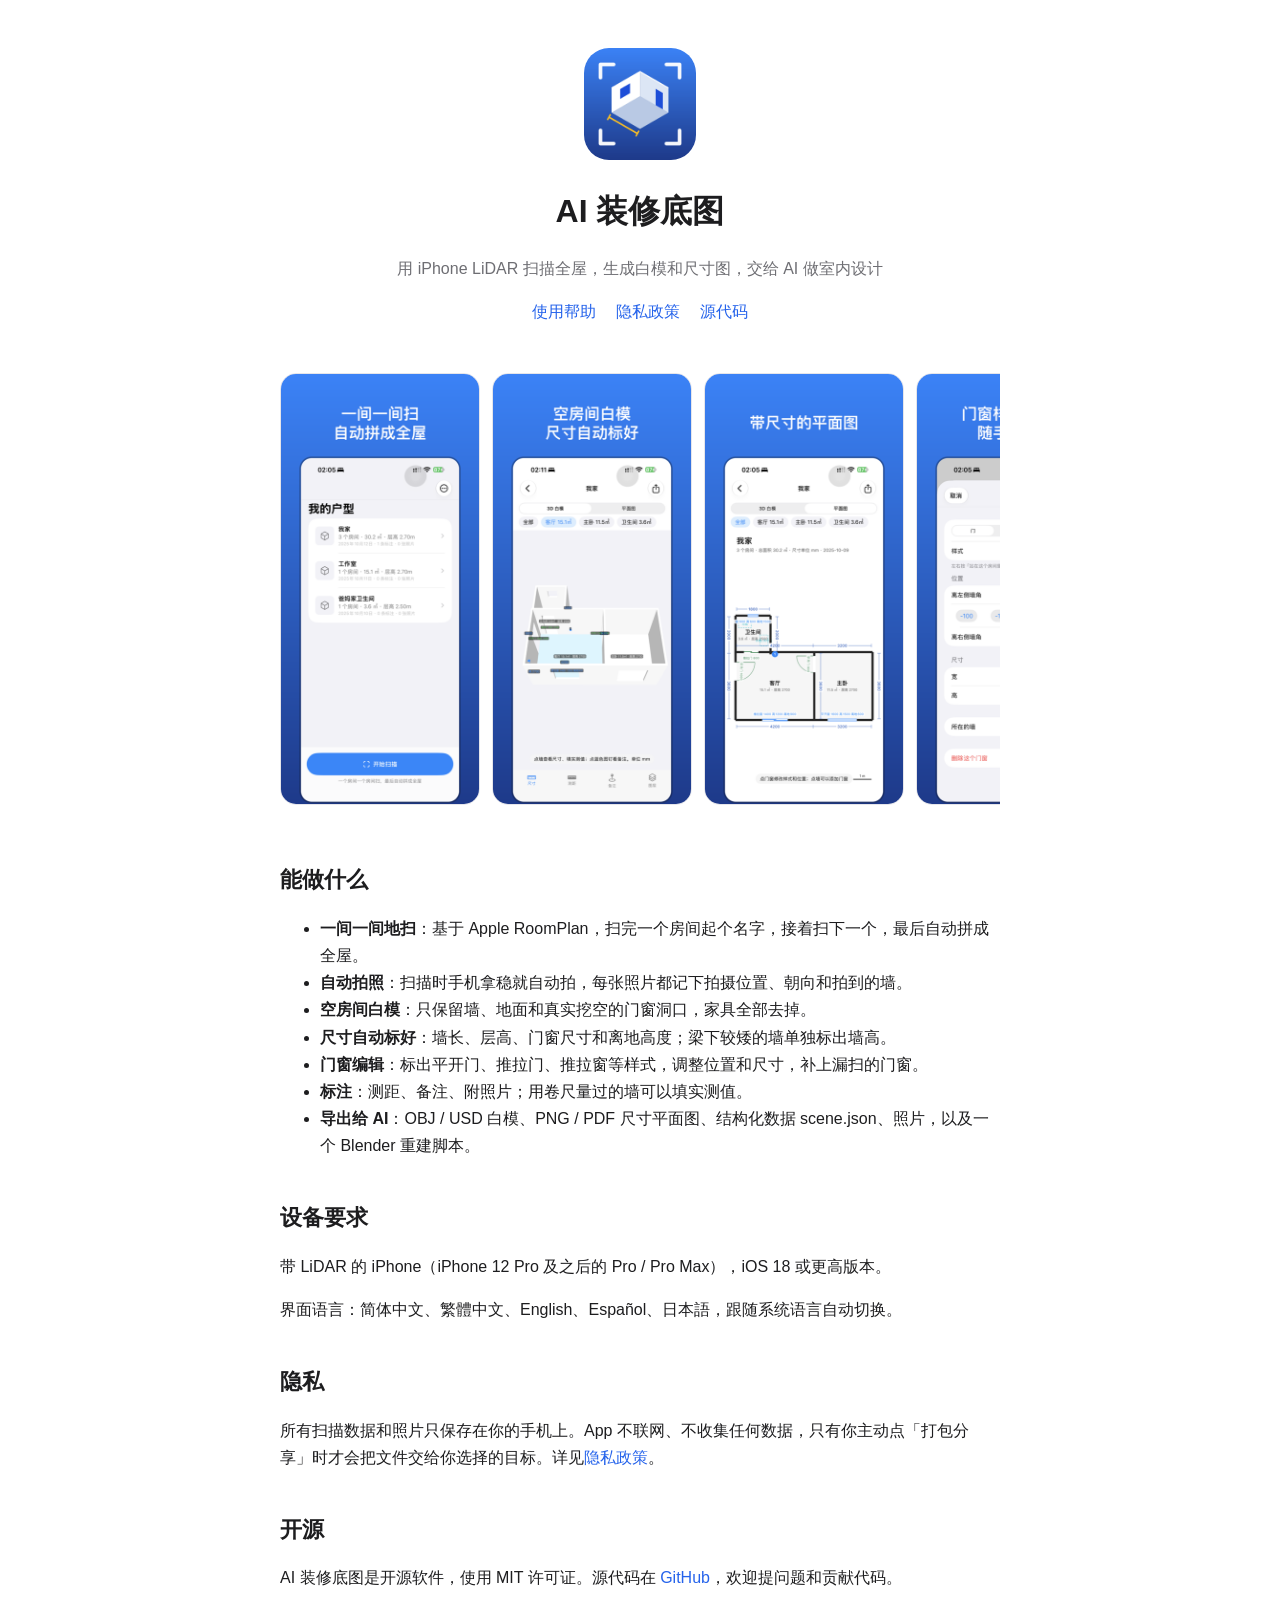
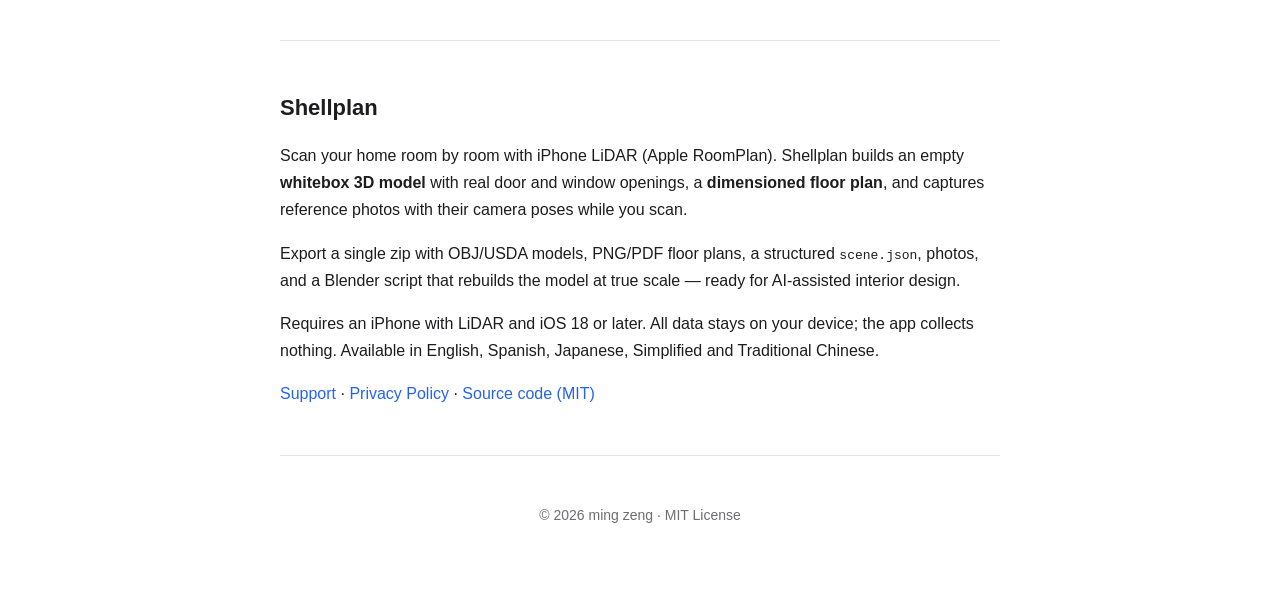
<file: docs/index.html>
<!doctype html>
<html lang="zh-Hans">
<head>
<meta charset="utf-8">
<meta name="viewport" content="width=device-width, initial-scale=1">
<title>AI 装修底图 · Shellplan</title>
<meta name="description" content="用 iPhone LiDAR 扫描全屋，生成空房间白模和尺寸平面图，一键导出给 AI 在 Blender 里做室内设计。">
<link rel="icon" href="assets/icon.png">
<link rel="stylesheet" href="style.css">
</head>
<body>
<main>
  <header>
    <img src="assets/icon.png" alt="AI 装修底图图标">
    <h1>AI 装修底图</h1>
    <p class="muted">用 iPhone LiDAR 扫描全屋，生成白模和尺寸图，交给 AI 做室内设计</p>
    <nav>
      <a href="support.html">使用帮助</a>
      <a href="privacy.html">隐私政策</a>
      <a href="https://github.com/srmming/Shellplan">源代码</a>
    </nav>
  </header>

  <div class="shots">
    <img src="assets/screenshots/1.png" alt="截图：户型列表">
    <img src="assets/screenshots/2.png" alt="截图：3D 白模与尺寸">
    <img src="assets/screenshots/3.png" alt="截图：尺寸平面图">
    <img src="assets/screenshots/4.png" alt="截图：门窗编辑">
    <img src="assets/screenshots/5.png" alt="截图：备注与照片">
    <img src="assets/screenshots/6.png" alt="截图：导出给 AI">
  </div>

  <h2>能做什么</h2>
  <ul>
    <li><b>一间一间地扫</b>：基于 Apple RoomPlan，扫完一个房间起个名字，接着扫下一个，最后自动拼成全屋。</li>
    <li><b>自动拍照</b>：扫描时手机拿稳就自动拍，每张照片都记下拍摄位置、朝向和拍到的墙。</li>
    <li><b>空房间白模</b>：只保留墙、地面和真实挖空的门窗洞口，家具全部去掉。</li>
    <li><b>尺寸自动标好</b>：墙长、层高、门窗尺寸和离地高度；梁下较矮的墙单独标出墙高。</li>
    <li><b>门窗编辑</b>：标出平开门、推拉门、推拉窗等样式，调整位置和尺寸，补上漏扫的门窗。</li>
    <li><b>标注</b>：测距、备注、附照片；用卷尺量过的墙可以填实测值。</li>
    <li><b>导出给 AI</b>：OBJ / USD 白模、PNG / PDF 尺寸平面图、结构化数据 scene.json、照片，以及一个 Blender 重建脚本。</li>
  </ul>

  <h2>设备要求</h2>
  <p>带 LiDAR 的 iPhone（iPhone 12 Pro 及之后的 Pro / Pro Max），iOS 18 或更高版本。</p>
  <p>界面语言：简体中文、繁體中文、English、Español、日本語，跟随系统语言自动切换。</p>

  <h2>隐私</h2>
  <p>所有扫描数据和照片只保存在你的手机上。App 不联网、不收集任何数据，只有你主动点「打包分享」时才会把文件交给你选择的目标。详见<a href="privacy.html">隐私政策</a>。</p>

  <h2>开源</h2>
  <p>AI 装修底图是开源软件，使用 MIT 许可证。源代码在 <a href="https://github.com/srmming/Shellplan">GitHub</a>，欢迎提问题和贡献代码。</p>

  <hr>

  <h2 lang="en">Shellplan</h2>
  <div lang="en">
    <p>Scan your home room by room with iPhone LiDAR (Apple RoomPlan). Shellplan builds an empty <b>whitebox 3D model</b> with real door and window openings, a <b>dimensioned floor plan</b>, and captures reference photos with their camera poses while you scan.</p>
    <p>Export a single zip with OBJ/USDA models, PNG/PDF floor plans, a structured <code>scene.json</code>, photos, and a Blender script that rebuilds the model at true scale — ready for AI-assisted interior design.</p>
    <p>Requires an iPhone with LiDAR and iOS 18 or later. All data stays on your device; the app collects nothing. Available in English, Spanish, Japanese, Simplified and Traditional Chinese.</p>
    <p><a href="support.html#en">Support</a> · <a href="privacy.html#en">Privacy Policy</a> · <a href="https://github.com/srmming/Shellplan">Source code (MIT)</a></p>
  </div>

  <hr>
  <footer class="muted">© 2026 ming zeng · MIT License</footer>
</main>
</body>
</html>
</file>
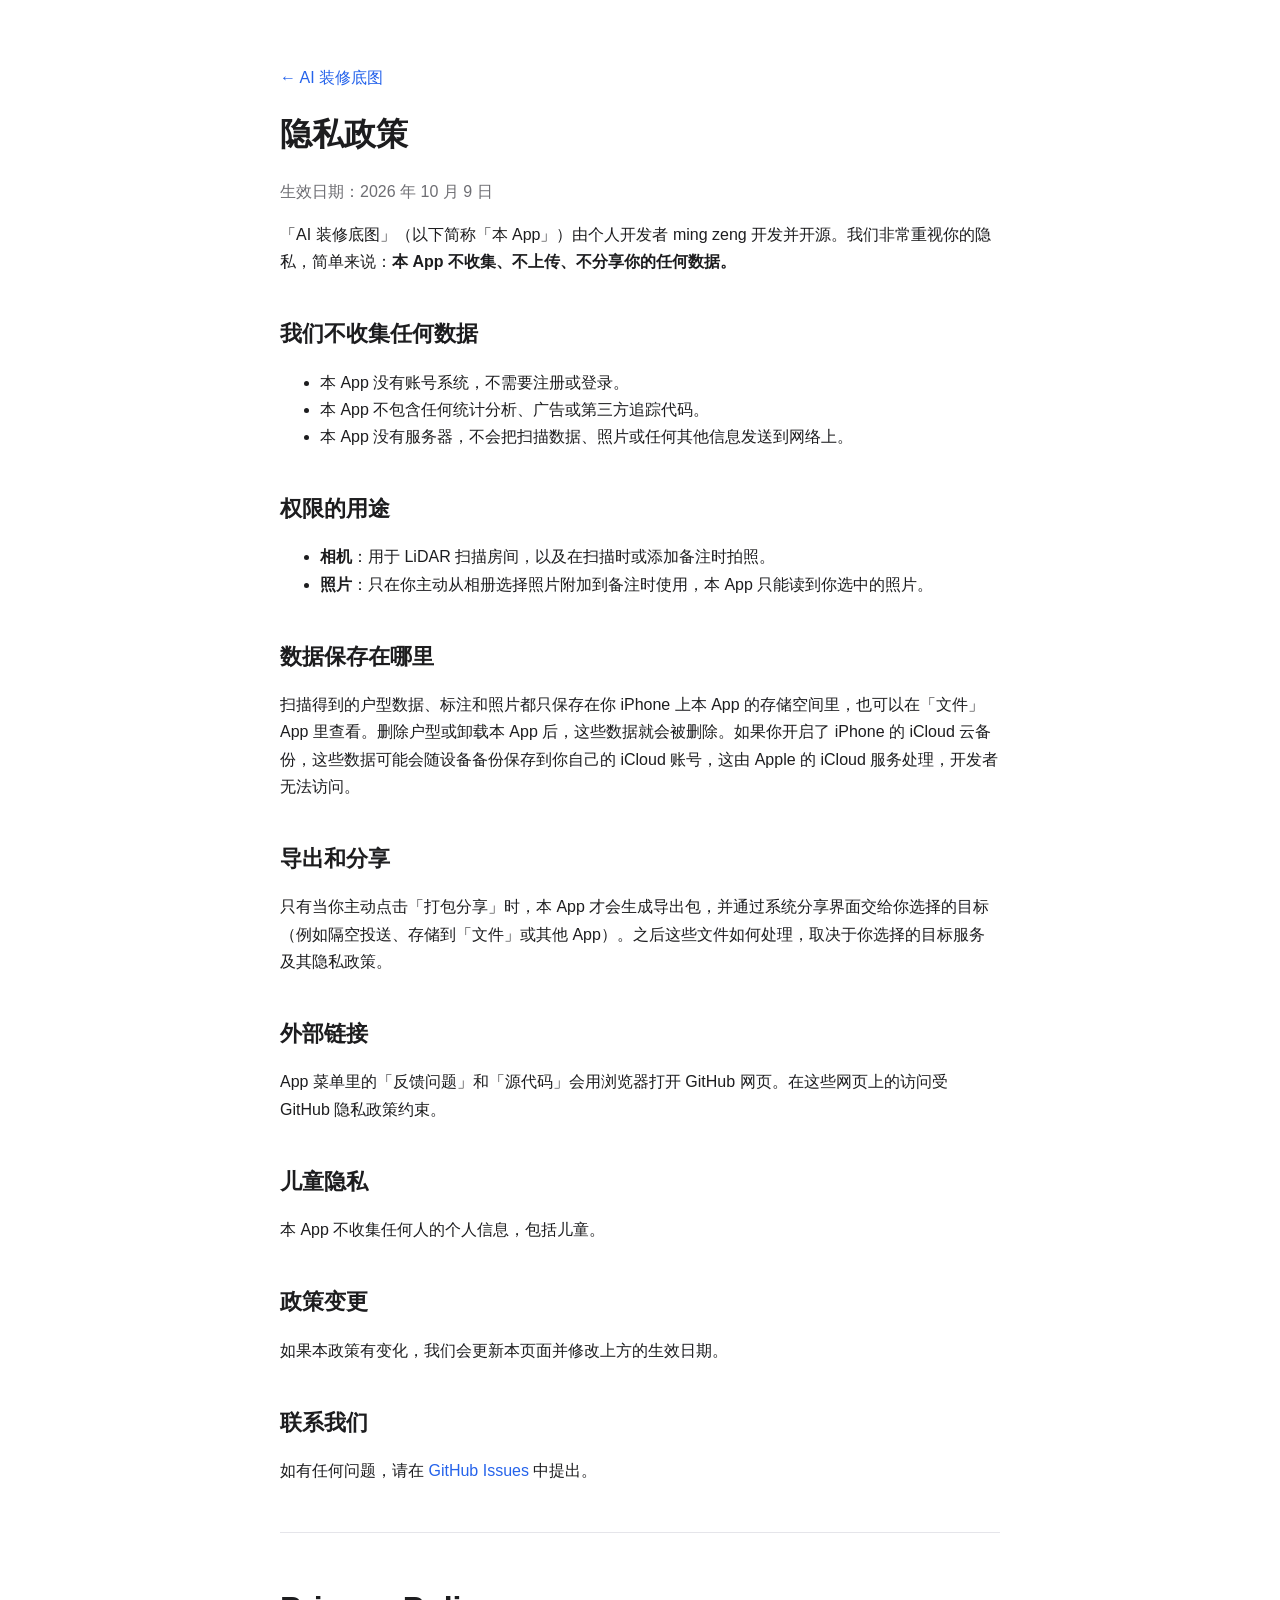
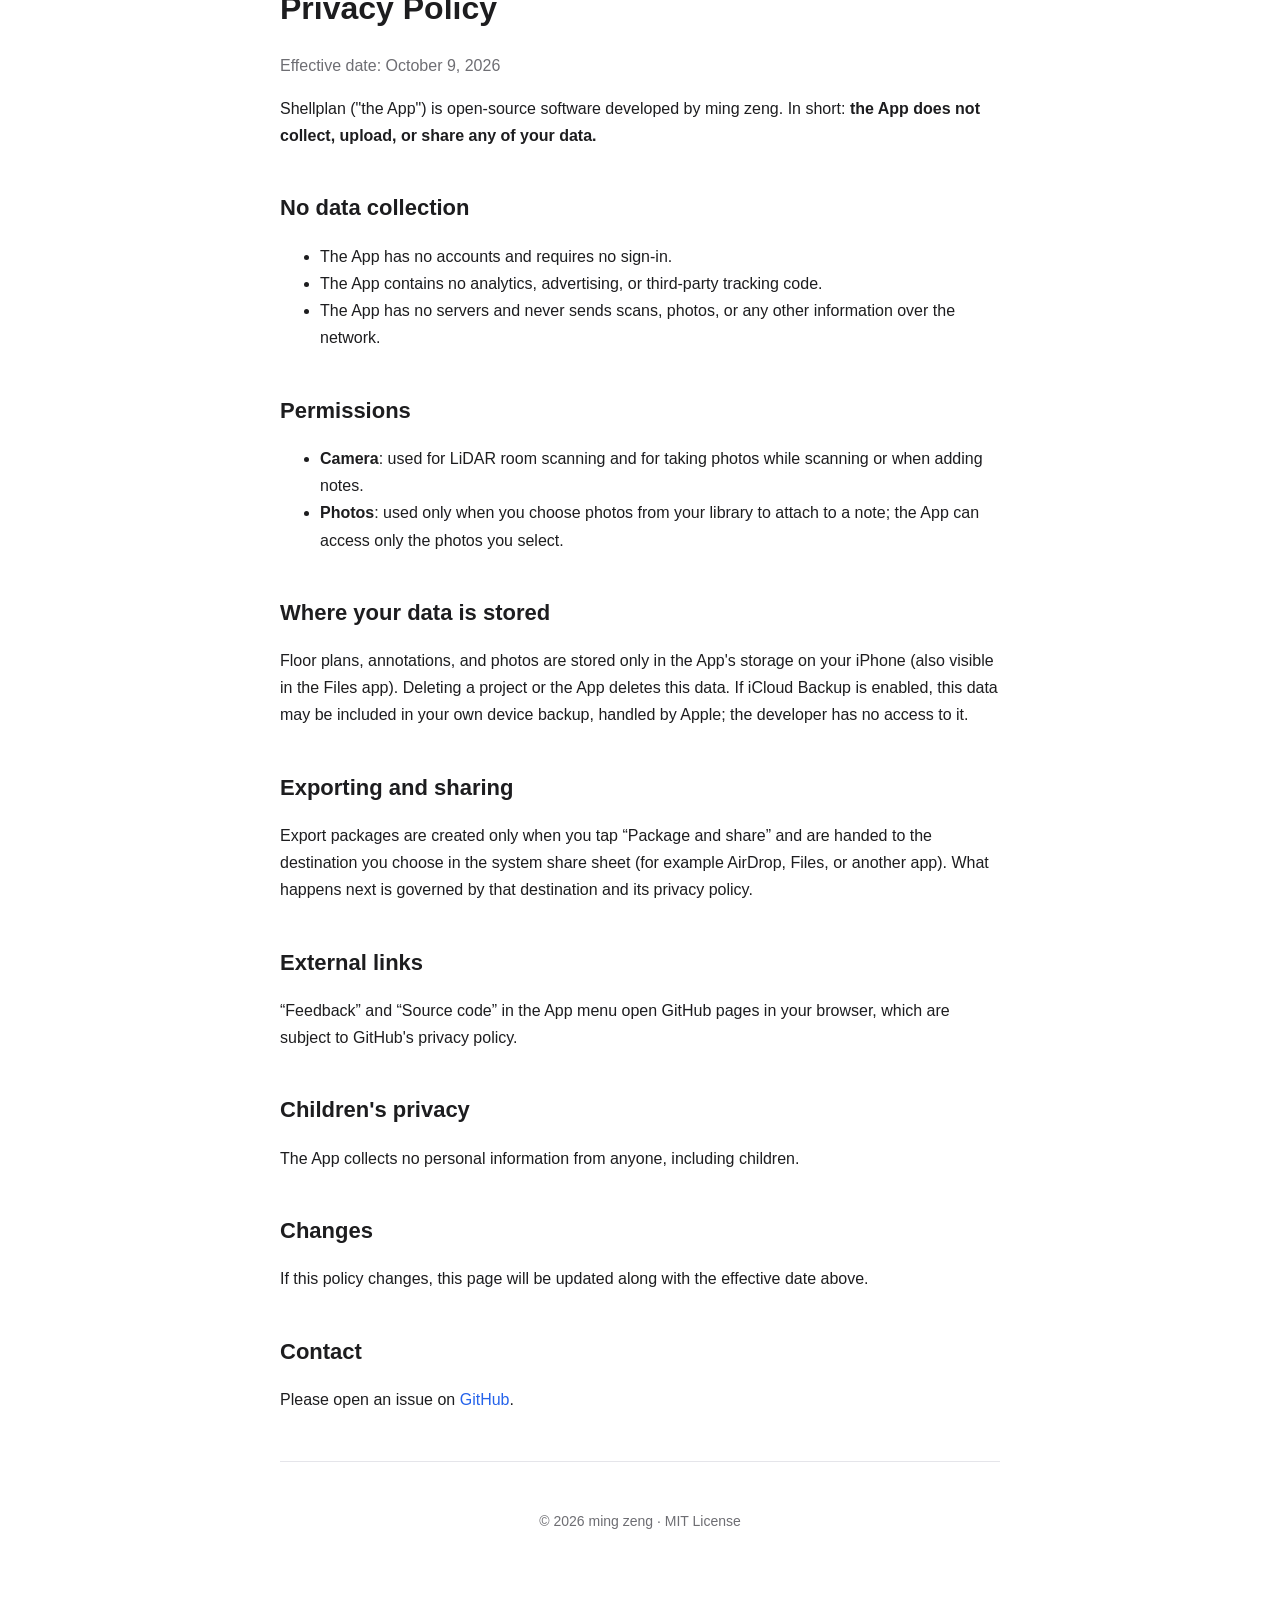
<file: docs/privacy.html>
<!doctype html>
<html lang="zh-Hans">
<head>
<meta charset="utf-8">
<meta name="viewport" content="width=device-width, initial-scale=1">
<title>隐私政策 · AI 装修底图</title>
<link rel="icon" href="assets/icon.png">
<link rel="stylesheet" href="style.css">
</head>
<body>
<main>
  <p><a href="index.html">← AI 装修底图</a></p>
  <h1>隐私政策</h1>
  <p class="muted">生效日期：2026 年 10 月 9 日</p>

  <p>「AI 装修底图」（以下简称「本 App」）由个人开发者 ming zeng 开发并开源。我们非常重视你的隐私，简单来说：<b>本 App 不收集、不上传、不分享你的任何数据。</b></p>

  <h2>我们不收集任何数据</h2>
  <ul>
    <li>本 App 没有账号系统，不需要注册或登录。</li>
    <li>本 App 不包含任何统计分析、广告或第三方追踪代码。</li>
    <li>本 App 没有服务器，不会把扫描数据、照片或任何其他信息发送到网络上。</li>
  </ul>

  <h2>权限的用途</h2>
  <ul>
    <li><b>相机</b>：用于 LiDAR 扫描房间，以及在扫描时或添加备注时拍照。</li>
    <li><b>照片</b>：只在你主动从相册选择照片附加到备注时使用，本 App 只能读到你选中的照片。</li>
  </ul>

  <h2>数据保存在哪里</h2>
  <p>扫描得到的户型数据、标注和照片都只保存在你 iPhone 上本 App 的存储空间里，也可以在「文件」App 里查看。删除户型或卸载本 App 后，这些数据就会被删除。如果你开启了 iPhone 的 iCloud 云备份，这些数据可能会随设备备份保存到你自己的 iCloud 账号，这由 Apple 的 iCloud 服务处理，开发者无法访问。</p>

  <h2>导出和分享</h2>
  <p>只有当你主动点击「打包分享」时，本 App 才会生成导出包，并通过系统分享界面交给你选择的目标（例如隔空投送、存储到「文件」或其他 App）。之后这些文件如何处理，取决于你选择的目标服务及其隐私政策。</p>

  <h2>外部链接</h2>
  <p>App 菜单里的「反馈问题」和「源代码」会用浏览器打开 GitHub 网页。在这些网页上的访问受 GitHub 隐私政策约束。</p>

  <h2>儿童隐私</h2>
  <p>本 App 不收集任何人的个人信息，包括儿童。</p>

  <h2>政策变更</h2>
  <p>如果本政策有变化，我们会更新本页面并修改上方的生效日期。</p>

  <h2>联系我们</h2>
  <p>如有任何问题，请在 <a href="https://github.com/srmming/Shellplan/issues">GitHub Issues</a> 中提出。</p>

  <hr>

  <div lang="en" id="en">
    <h1>Privacy Policy</h1>
    <p class="muted">Effective date: October 9, 2026</p>
    <p>Shellplan ("the App") is open-source software developed by ming zeng. In short: <b>the App does not collect, upload, or share any of your data.</b></p>

    <h2>No data collection</h2>
    <ul>
      <li>The App has no accounts and requires no sign-in.</li>
      <li>The App contains no analytics, advertising, or third-party tracking code.</li>
      <li>The App has no servers and never sends scans, photos, or any other information over the network.</li>
    </ul>

    <h2>Permissions</h2>
    <ul>
      <li><b>Camera</b>: used for LiDAR room scanning and for taking photos while scanning or when adding notes.</li>
      <li><b>Photos</b>: used only when you choose photos from your library to attach to a note; the App can access only the photos you select.</li>
    </ul>

    <h2>Where your data is stored</h2>
    <p>Floor plans, annotations, and photos are stored only in the App's storage on your iPhone (also visible in the Files app). Deleting a project or the App deletes this data. If iCloud Backup is enabled, this data may be included in your own device backup, handled by Apple; the developer has no access to it.</p>

    <h2>Exporting and sharing</h2>
    <p>Export packages are created only when you tap “Package and share” and are handed to the destination you choose in the system share sheet (for example AirDrop, Files, or another app). What happens next is governed by that destination and its privacy policy.</p>

    <h2>External links</h2>
    <p>“Feedback” and “Source code” in the App menu open GitHub pages in your browser, which are subject to GitHub's privacy policy.</p>

    <h2>Children's privacy</h2>
    <p>The App collects no personal information from anyone, including children.</p>

    <h2>Changes</h2>
    <p>If this policy changes, this page will be updated along with the effective date above.</p>

    <h2>Contact</h2>
    <p>Please open an issue on <a href="https://github.com/srmming/Shellplan/issues">GitHub</a>.</p>
  </div>

  <hr>
  <footer class="muted">© 2026 ming zeng · MIT License</footer>
</main>
</body>
</html>
</file>
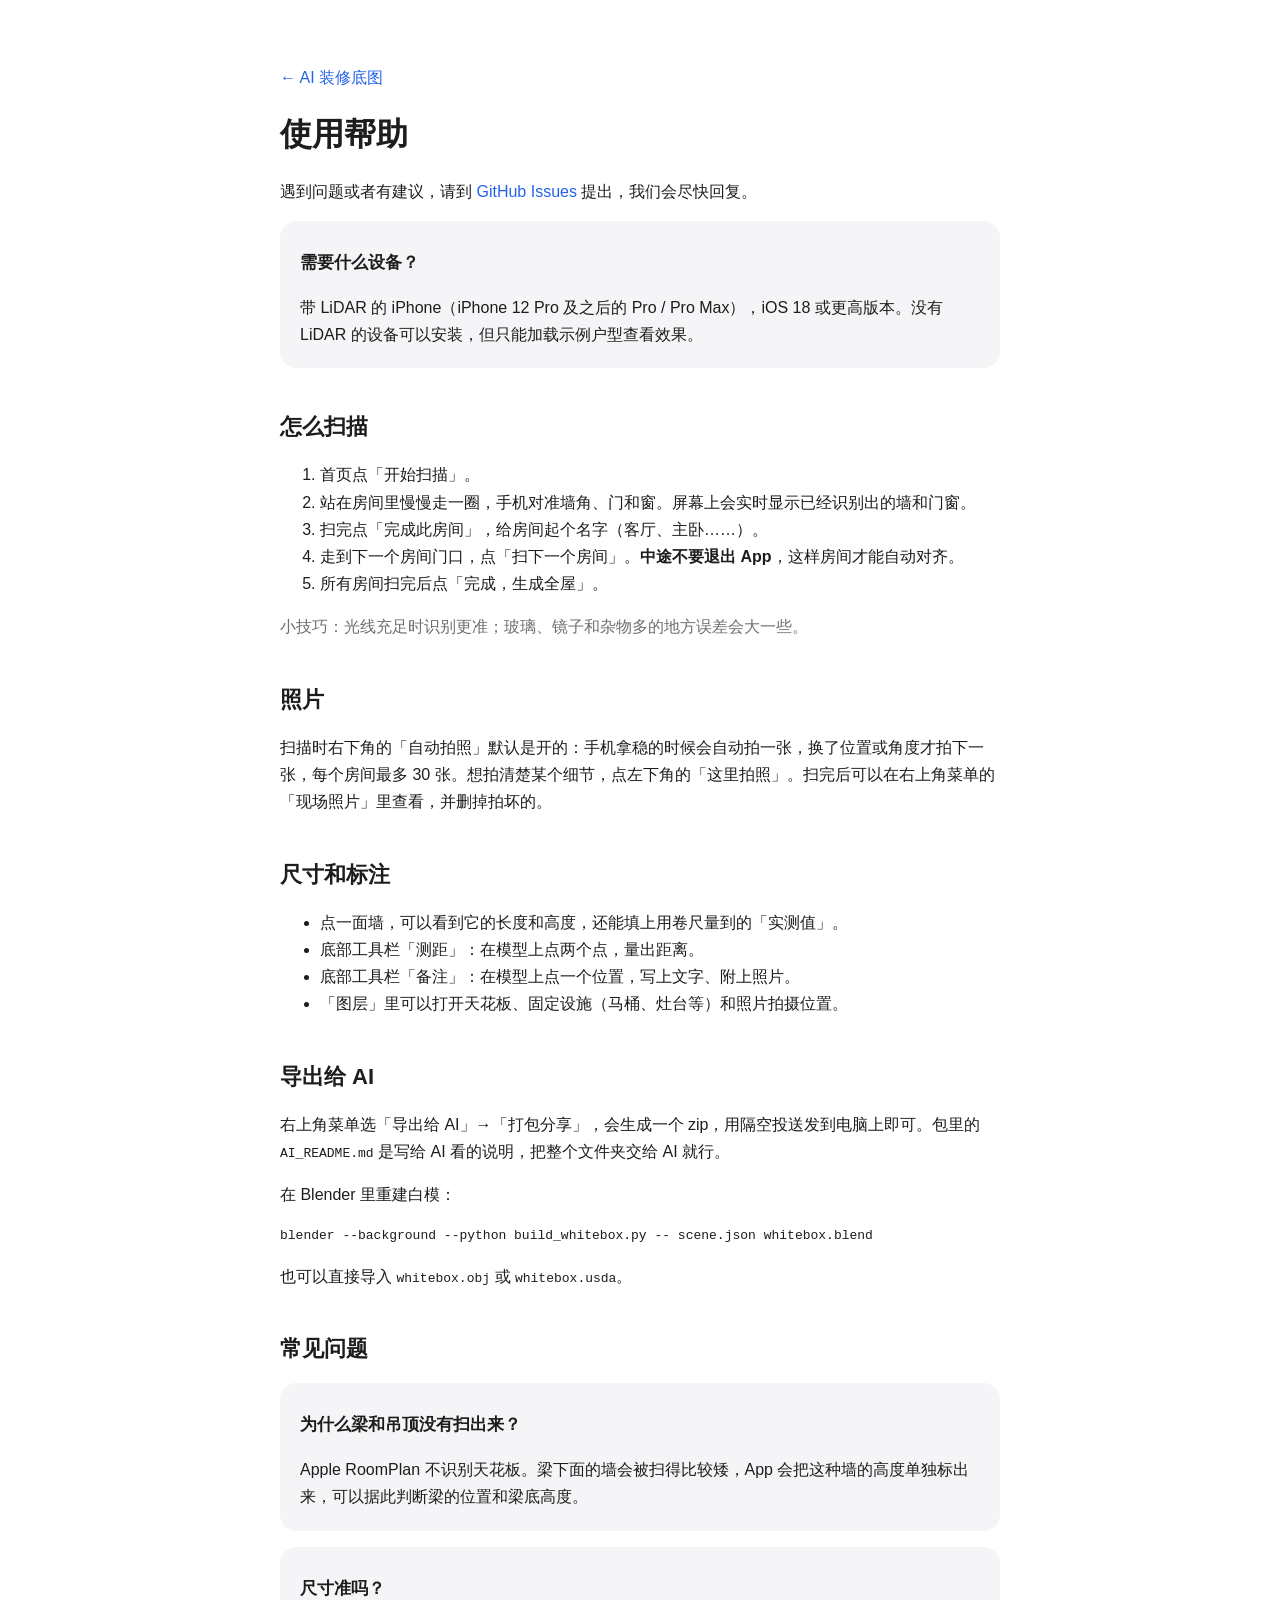
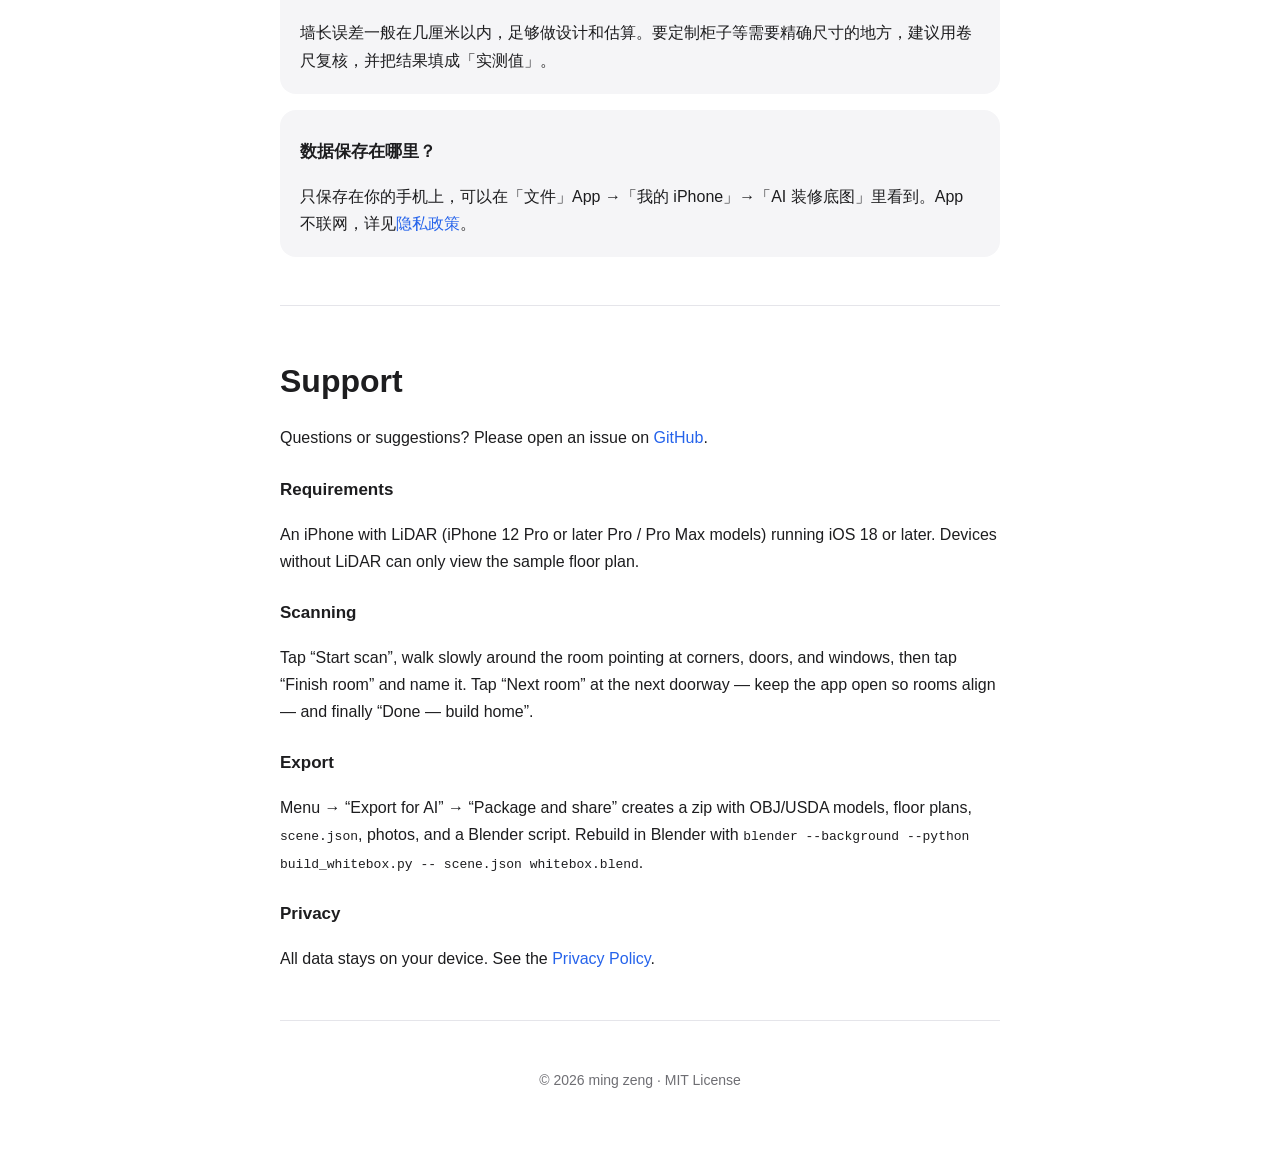
<file: docs/support.html>
<!doctype html>
<html lang="zh-Hans">
<head>
<meta charset="utf-8">
<meta name="viewport" content="width=device-width, initial-scale=1">
<title>使用帮助 · AI 装修底图</title>
<link rel="icon" href="assets/icon.png">
<link rel="stylesheet" href="style.css">
</head>
<body>
<main>
  <p><a href="index.html">← AI 装修底图</a></p>
  <h1>使用帮助</h1>
  <p>遇到问题或者有建议，请到 <a href="https://github.com/srmming/Shellplan/issues">GitHub Issues</a> 提出，我们会尽快回复。</p>

  <div class="card">
    <h3>需要什么设备？</h3>
    <p>带 LiDAR 的 iPhone（iPhone 12 Pro 及之后的 Pro / Pro Max），iOS 18 或更高版本。没有 LiDAR 的设备可以安装，但只能加载示例户型查看效果。</p>
  </div>

  <h2>怎么扫描</h2>
  <ol>
    <li>首页点「开始扫描」。</li>
    <li>站在房间里慢慢走一圈，手机对准墙角、门和窗。屏幕上会实时显示已经识别出的墙和门窗。</li>
    <li>扫完点「完成此房间」，给房间起个名字（客厅、主卧……）。</li>
    <li>走到下一个房间门口，点「扫下一个房间」。<b>中途不要退出 App</b>，这样房间才能自动对齐。</li>
    <li>所有房间扫完后点「完成，生成全屋」。</li>
  </ol>
  <p class="muted">小技巧：光线充足时识别更准；玻璃、镜子和杂物多的地方误差会大一些。</p>

  <h2>照片</h2>
  <p>扫描时右下角的「自动拍照」默认是开的：手机拿稳的时候会自动拍一张，换了位置或角度才拍下一张，每个房间最多 30 张。想拍清楚某个细节，点左下角的「这里拍照」。扫完后可以在右上角菜单的「现场照片」里查看，并删掉拍坏的。</p>

  <h2>尺寸和标注</h2>
  <ul>
    <li>点一面墙，可以看到它的长度和高度，还能填上用卷尺量到的「实测值」。</li>
    <li>底部工具栏「测距」：在模型上点两个点，量出距离。</li>
    <li>底部工具栏「备注」：在模型上点一个位置，写上文字、附上照片。</li>
    <li>「图层」里可以打开天花板、固定设施（马桶、灶台等）和照片拍摄位置。</li>
  </ul>

  <h2>导出给 AI</h2>
  <p>右上角菜单选「导出给 AI」→「打包分享」，会生成一个 zip，用隔空投送发到电脑上即可。包里的 <code>AI_README.md</code> 是写给 AI 看的说明，把整个文件夹交给 AI 就行。</p>
  <p>在 Blender 里重建白模：</p>
  <pre><code>blender --background --python build_whitebox.py -- scene.json whitebox.blend</code></pre>
  <p>也可以直接导入 <code>whitebox.obj</code> 或 <code>whitebox.usda</code>。</p>

  <h2>常见问题</h2>
  <div class="card">
    <h3>为什么梁和吊顶没有扫出来？</h3>
    <p>Apple RoomPlan 不识别天花板。梁下面的墙会被扫得比较矮，App 会把这种墙的高度单独标出来，可以据此判断梁的位置和梁底高度。</p>
  </div>
  <div class="card">
    <h3>尺寸准吗？</h3>
    <p>墙长误差一般在几厘米以内，足够做设计和估算。要定制柜子等需要精确尺寸的地方，建议用卷尺复核，并把结果填成「实测值」。</p>
  </div>
  <div class="card">
    <h3>数据保存在哪里？</h3>
    <p>只保存在你的手机上，可以在「文件」App →「我的 iPhone」→「AI 装修底图」里看到。App 不联网，详见<a href="privacy.html">隐私政策</a>。</p>
  </div>

  <hr>

  <div lang="en" id="en">
    <h1>Support</h1>
    <p>Questions or suggestions? Please open an issue on <a href="https://github.com/srmming/Shellplan/issues">GitHub</a>.</p>
    <h3>Requirements</h3>
    <p>An iPhone with LiDAR (iPhone 12 Pro or later Pro / Pro Max models) running iOS 18 or later. Devices without LiDAR can only view the sample floor plan.</p>
    <h3>Scanning</h3>
    <p>Tap “Start scan”, walk slowly around the room pointing at corners, doors, and windows, then tap “Finish room” and name it. Tap “Next room” at the next doorway — keep the app open so rooms align — and finally “Done — build home”.</p>
    <h3>Export</h3>
    <p>Menu → “Export for AI” → “Package and share” creates a zip with OBJ/USDA models, floor plans, <code>scene.json</code>, photos, and a Blender script. Rebuild in Blender with <code>blender --background --python build_whitebox.py -- scene.json whitebox.blend</code>.</p>
    <h3>Privacy</h3>
    <p>All data stays on your device. See the <a href="privacy.html#en">Privacy Policy</a>.</p>
  </div>

  <hr>
  <footer class="muted">© 2026 ming zeng · MIT License</footer>
</main>
</body>
</html>
</file>
<file: docs/style.css>
:root {
  --bg: #ffffff; --fg: #1d1d1f; --muted: #6e6e73; --line: #e5e5ea; --accent: #2563eb; --card: #f5f5f7;
  font-family: -apple-system, BlinkMacSystemFont, "PingFang SC", "Helvetica Neue", sans-serif;
}
@media (prefers-color-scheme: dark) {
  :root { --bg: #000000; --fg: #f5f5f7; --muted: #a1a1a6; --line: #2c2c2e; --accent: #60a5fa; --card: #1c1c1e; }
}
* { box-sizing: border-box; }
body { margin: 0; background: var(--bg); color: var(--fg); line-height: 1.7; }
main { max-width: 760px; margin: 0 auto; padding: 48px 20px 80px; }
header { text-align: center; margin-bottom: 40px; }
header img { width: 112px; height: 112px; border-radius: 25px; }
h1 { font-size: 32px; margin: 16px 0 4px; }
h2 { font-size: 22px; margin: 40px 0 12px; }
h3 { font-size: 17px; margin: 24px 0 6px; }
p, li { color: var(--fg); }
.muted { color: var(--muted); }
a { color: var(--accent); text-decoration: none; }
a:hover { text-decoration: underline; }
nav { display: flex; gap: 20px; justify-content: center; flex-wrap: wrap; margin-top: 12px; }
.shots { display: flex; gap: 12px; overflow-x: auto; padding: 8px 0 16px; }
.shots img { width: 200px; flex: none; border-radius: 16px; border: 1px solid var(--line); }
.card { background: var(--card); border-radius: 16px; padding: 4px 20px; margin: 16px 0; }
hr { border: none; border-top: 1px solid var(--line); margin: 48px 0; }
footer { text-align: center; font-size: 14px; }
</file>
